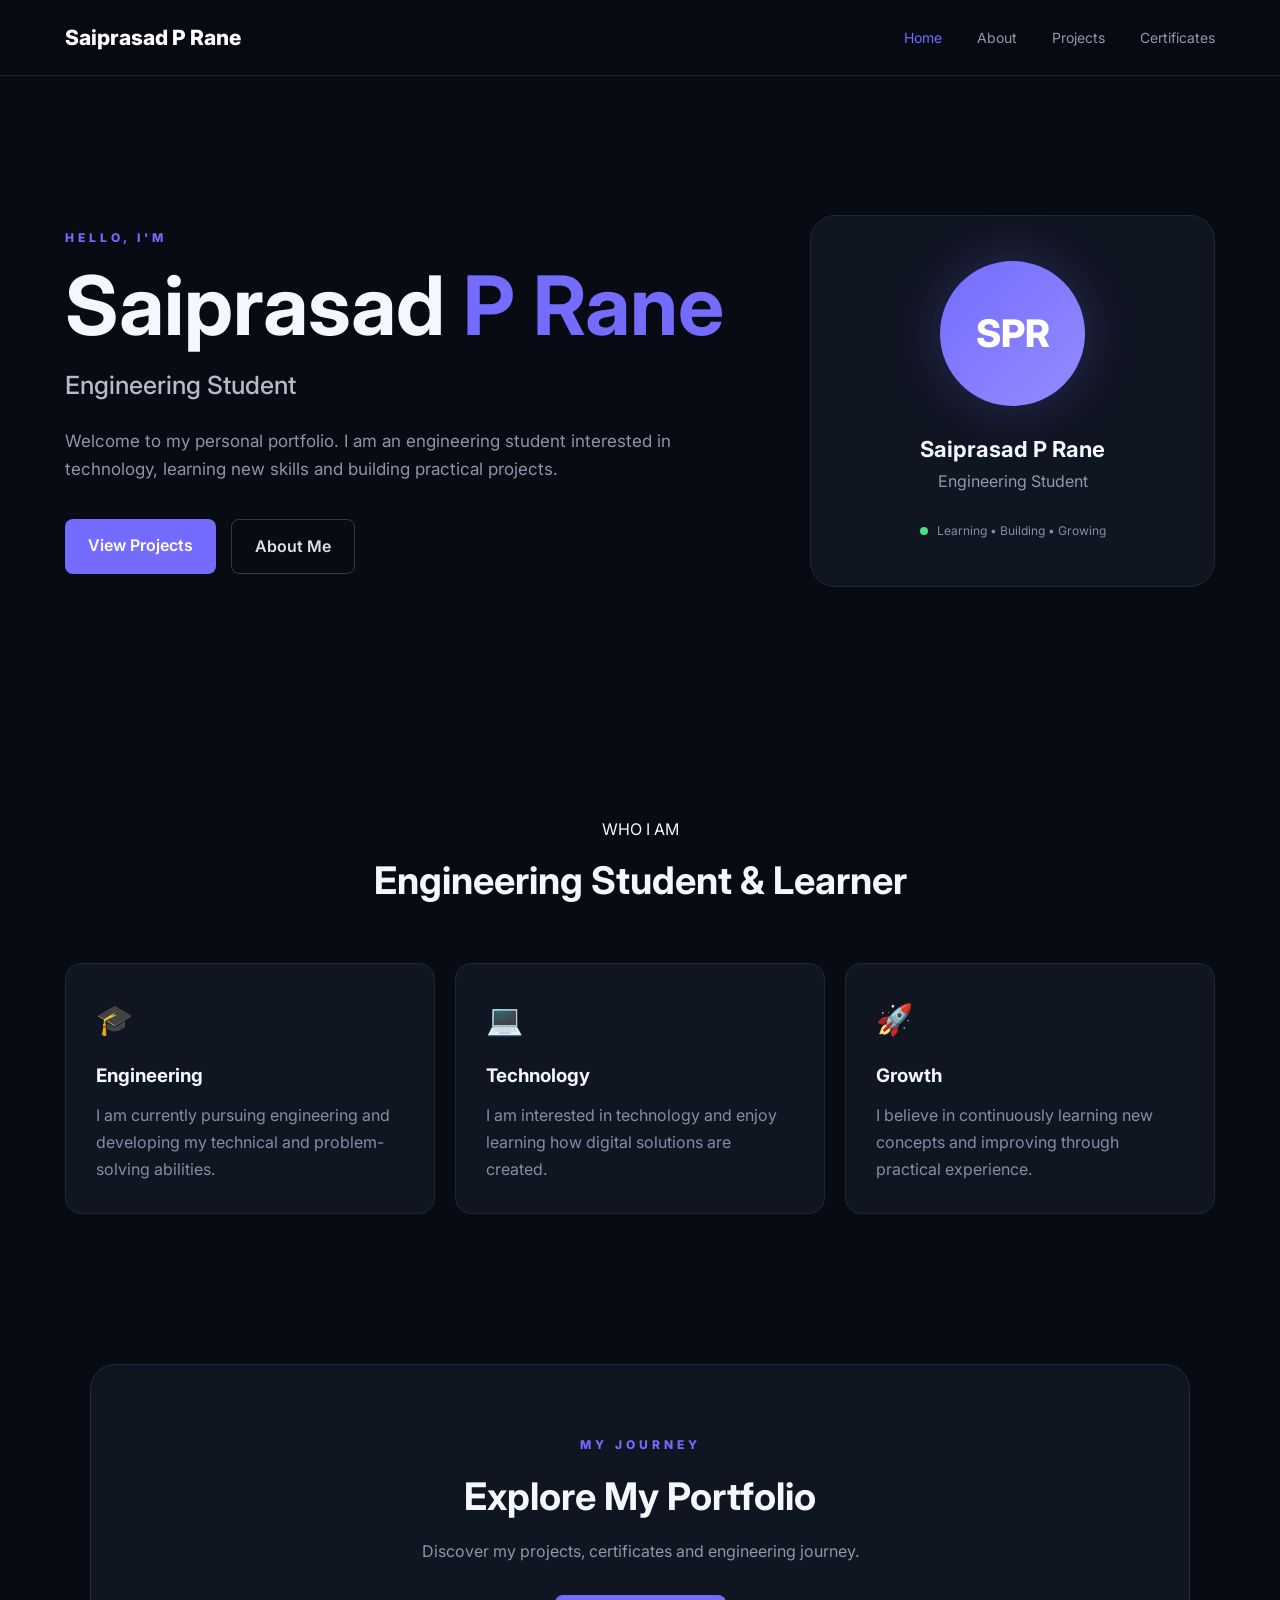
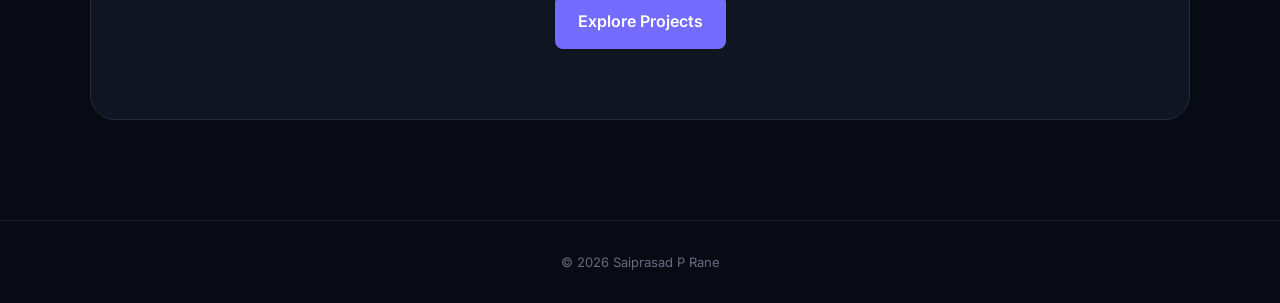
<file: index.html>
<!DOCTYPE html>
<html lang="en">
<head>
    <meta charset="UTF-8">
    <meta name="viewport" content="width=device-width, initial-scale=1.0">
    <meta name="description" content="Portfolio of Saiprasad P Rane, an engineering student.">
    <title>Saiprasad P Rane | Engineering Student</title>
    <link rel="stylesheet" href="style.css">
</head>

<body>

<header class="header">
    <nav class="navbar">

        <a href="index.html" class="logo">
            Saiprasad P Rane
        </a>

        <button class="menu-btn" id="menuBtn" aria-label="Open menu">
            ☰
        </button>

        <ul class="nav-links" id="navLinks">
            <li><a href="index.html" class="active">Home</a></li>
            <li><a href="about.html">About</a></li>
            <li><a href="project.html">Projects</a></li>
            <li><a href="certificate.html">Certificates</a></li>
        </ul>

    </nav>
</header>


<main>

    <!-- HERO SECTION -->

    <section class="hero">

        <div class="hero-text">

            <p class="small-title">HELLO, I'M</p>

            <h1>
                Saiprasad <span>P Rane</span>
            </h1>

            <h2>Engineering Student</h2>

            <p class="hero-description">
                Welcome to my personal portfolio. I am an engineering student
                interested in technology, learning new skills and building
                practical projects.
            </p>

            <div class="hero-buttons">

                <a href="project.html" class="btn primary-btn">
                    View Projects
                </a>

                <a href="about.html" class="btn outline-btn">
                    About Me
                </a>

            </div>

        </div>


        <div class="hero-profile">

            <div class="profile-circle">
                SPR
            </div>

            <h3>Saiprasad P Rane</h3>

            <p>Engineering Student</p>

            <div class="availability">
                <span></span>
                Learning • Building • Growing
            </div>

        </div>

    </section>


    <!-- ABOUT PREVIEW -->

    <section class="section">

        <div class="section-title">

            <p>WHO I AM</p>

            <h2>Engineering Student & Learner</h2>

        </div>


        <div class="cards">

            <div class="card">

                <div class="card-icon">🎓</div>

                <h3>Engineering</h3>

                <p>
                    I am currently pursuing engineering and developing
                    my technical and problem-solving abilities.
                </p>

            </div>


            <div class="card">

                <div class="card-icon">💻</div>

                <h3>Technology</h3>

                <p>
                    I am interested in technology and enjoy learning
                    how digital solutions are created.
                </p>

            </div>


            <div class="card">

                <div class="card-icon">🚀</div>

                <h3>Growth</h3>

                <p>
                    I believe in continuously learning new concepts
                    and improving through practical experience.
                </p>

            </div>

        </div>

    </section>


    <!-- CTA -->

    <section class="cta">

        <p class="small-title">MY JOURNEY</p>

        <h2>Explore My Portfolio</h2>

        <p>
            Discover my projects, certificates and engineering journey.
        </p>

        <a href="project.html" class="btn primary-btn">
            Explore Projects
        </a>

    </section>

</main>


<footer>

    <p>
        © <span id="year"></span> Saiprasad P Rane
    </p>

</footer>


<script src="script.js"></script>

</body>
</html>
</file>
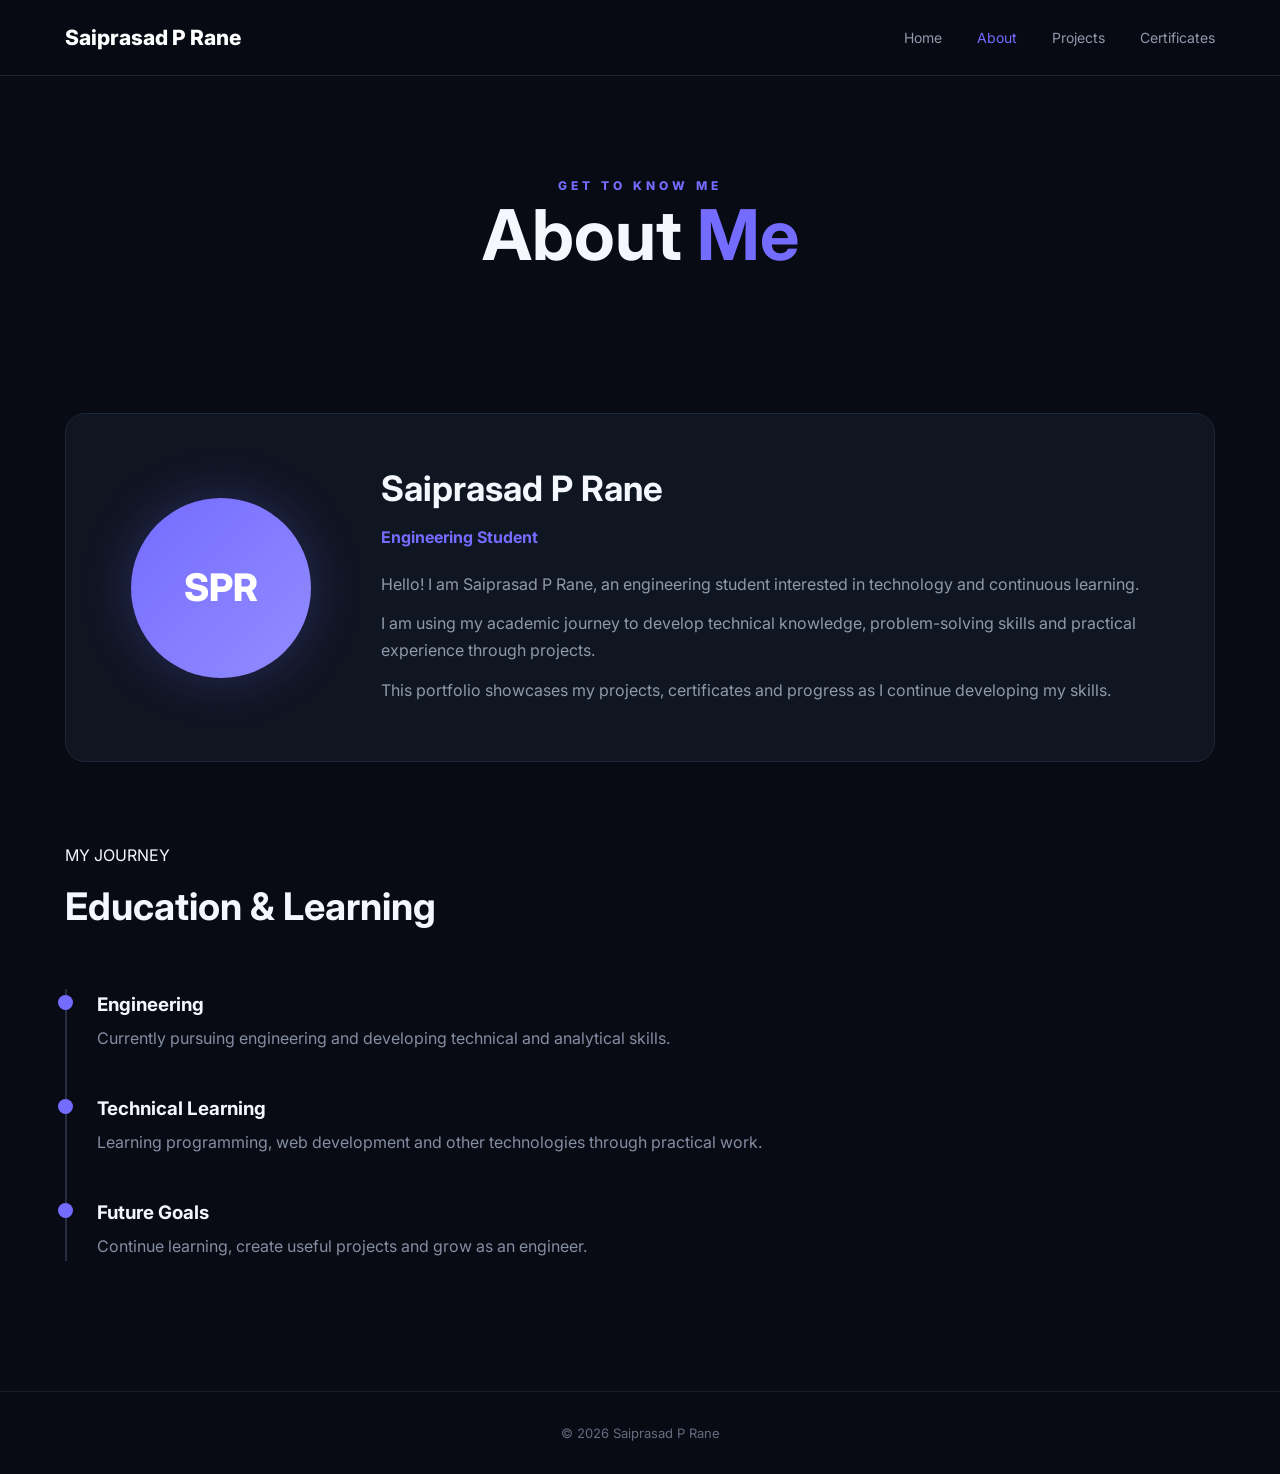
<file: about.html>
<!DOCTYPE html>
<html lang="en">
<head>
    <meta charset="UTF-8">
    <meta name="viewport" content="width=device-width, initial-scale=1.0">

    <title>About | Saiprasad P Rane</title>

    <link rel="stylesheet" href="style.css">
</head>

<body>

<header class="header">

    <nav class="navbar">

        <a href="index.html" class="logo">
            Saiprasad P Rane
        </a>

        <button class="menu-btn" id="menuBtn">
            ☰
        </button>

        <ul class="nav-links" id="navLinks">

            <li>
                <a href="index.html">
                    Home
                </a>
            </li>

            <li>
                <a href="about.html" class="active">
                    About
                </a>
            </li>

            <li>
                <a href="project.html">
                    Projects
                </a>
            </li>

            <li>
                <a href="certificate.html">
                    Certificates
                </a>
            </li>

        </ul>

    </nav>

</header>


<main>

    <section class="page-heading">

        <p class="small-title">
            GET TO KNOW ME
        </p>

        <h1>
            About <span>Me</span>
        </h1>

    </section>


    <section class="content-section">

        <div class="about-box">

            <div class="profile-circle large">
                SPR
            </div>

            <div class="about-text">

                <h2>
                    Saiprasad P Rane
                </h2>

                <h3>
                    Engineering Student
                </h3>

                <p>
                    Hello! I am Saiprasad P Rane, an engineering student
                    interested in technology and continuous learning.
                </p>

                <p>
                    I am using my academic journey to develop technical
                    knowledge, problem-solving skills and practical
                    experience through projects.
                </p>

                <p>
                    This portfolio showcases my projects, certificates
                    and progress as I continue developing my skills.
                </p>

            </div>

        </div>


        <div class="section-title left">

            <p>
                MY JOURNEY
            </p>

            <h2>
                Education & Learning
            </h2>

        </div>


        <div class="timeline">

            <div class="timeline-item">

                <div class="timeline-dot"></div>

                <h3>
                    Engineering
                </h3>

                <p>
                    Currently pursuing engineering and developing
                    technical and analytical skills.
                </p>

            </div>


            <div class="timeline-item">

                <div class="timeline-dot"></div>

                <h3>
                    Technical Learning
                </h3>

                <p>
                    Learning programming, web development and
                    other technologies through practical work.
                </p>

            </div>


            <div class="timeline-item">

                <div class="timeline-dot"></div>

                <h3>
                    Future Goals
                </h3>

                <p>
                    Continue learning, create useful projects and
                    grow as an engineer.
                </p>

            </div>

        </div>

    </section>

</main>


<footer>

    <p>
        © <span id="year"></span> Saiprasad P Rane
    </p>

</footer>


<script src="script.js"></script>

</body>
</html>
</file>
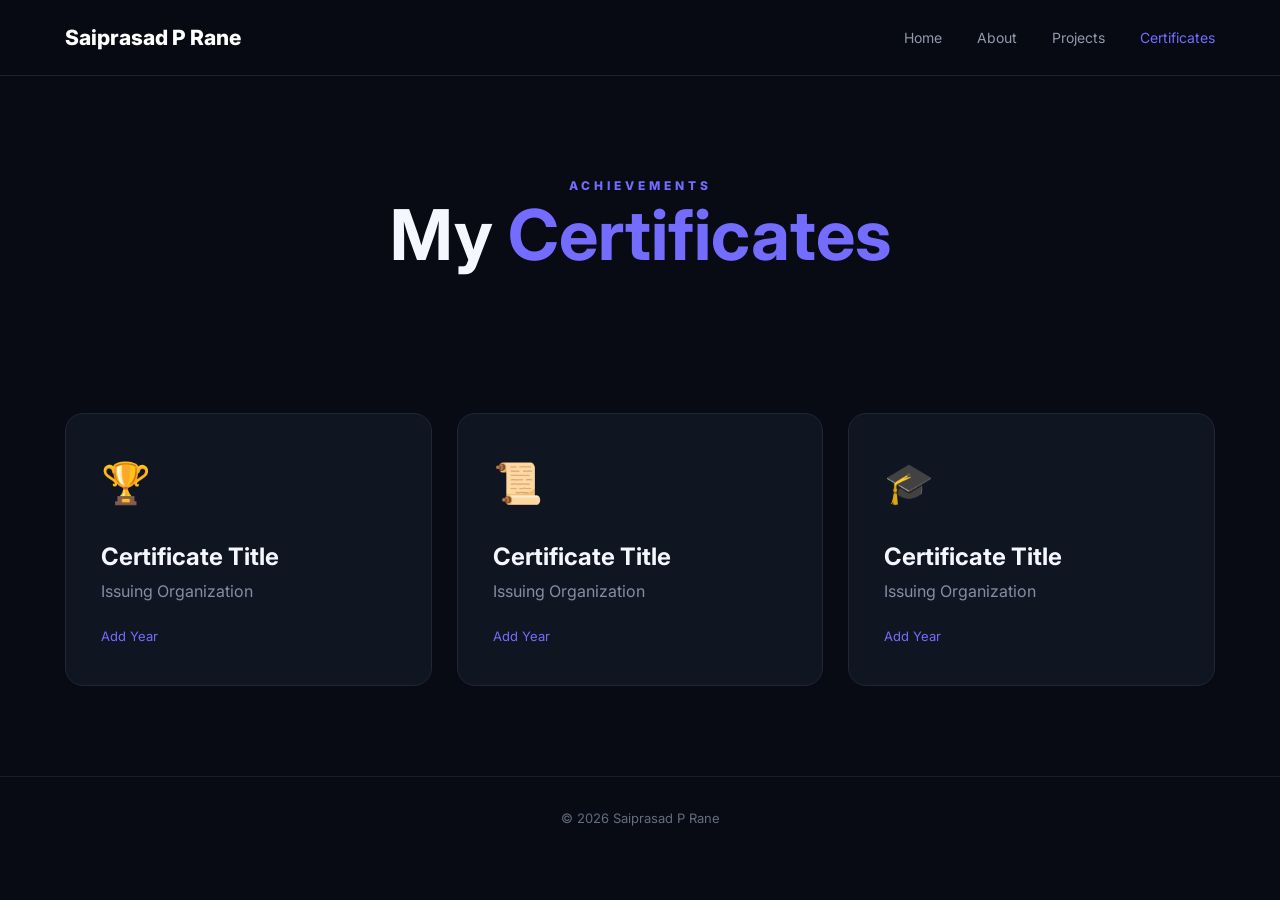
<file: certificate.html>
<!DOCTYPE html>
<html lang="en">
<head>

    <meta charset="UTF-8">

    <meta name="viewport"
          content="width=device-width, initial-scale=1.0">

    <title>Certificates | Saiprasad P Rane</title>

    <link rel="stylesheet" href="style.css">

</head>

<body>


<header class="header">

    <nav class="navbar">

        <a href="index.html" class="logo">
            Saiprasad P Rane
        </a>

        <button class="menu-btn" id="menuBtn">
            ☰
        </button>

        <ul class="nav-links" id="navLinks">

            <li>
                <a href="index.html">
                    Home
                </a>
            </li>

            <li>
                <a href="about.html">
                    About
                </a>
            </li>

            <li>
                <a href="project.html">
                    Projects
                </a>
            </li>

            <li>
                <a href="certificate.html" class="active">
                    Certificates
                </a>
            </li>

        </ul>

    </nav>

</header>


<main>


    <section class="page-heading">

        <p class="small-title">
            ACHIEVEMENTS
        </p>

        <h1>
            My <span>Certificates</span>
        </h1>

    </section>


    <section class="content-section">

        <div class="certificate-grid">


            <article class="certificate-card">

                <div class="certificate-icon">
                    🏆
                </div>

                <h2>
                    Certificate Title
                </h2>

                <p>
                    Issuing Organization
                </p>

                <span class="certificate-year">
                    Add Year
                </span>

            </article>


            <article class="certificate-card">

                <div class="certificate-icon">
                    📜
                </div>

                <h2>
                    Certificate Title
                </h2>

                <p>
                    Issuing Organization
                </p>

                <span class="certificate-year">
                    Add Year
                </span>

            </article>


            <article class="certificate-card">

                <div class="certificate-icon">
                    🎓
                </div>

                <h2>
                    Certificate Title
                </h2>

                <p>
                    Issuing Organization
                </p>

                <span class="certificate-year">
                    Add Year
                </span>

            </article>


        </div>

    </section>

</main>


<footer>

    <p>
        © <span id="year"></span> Saiprasad P Rane
    </p>

</footer>


<script src="script.js"></script>

</body>
</html>
</file>
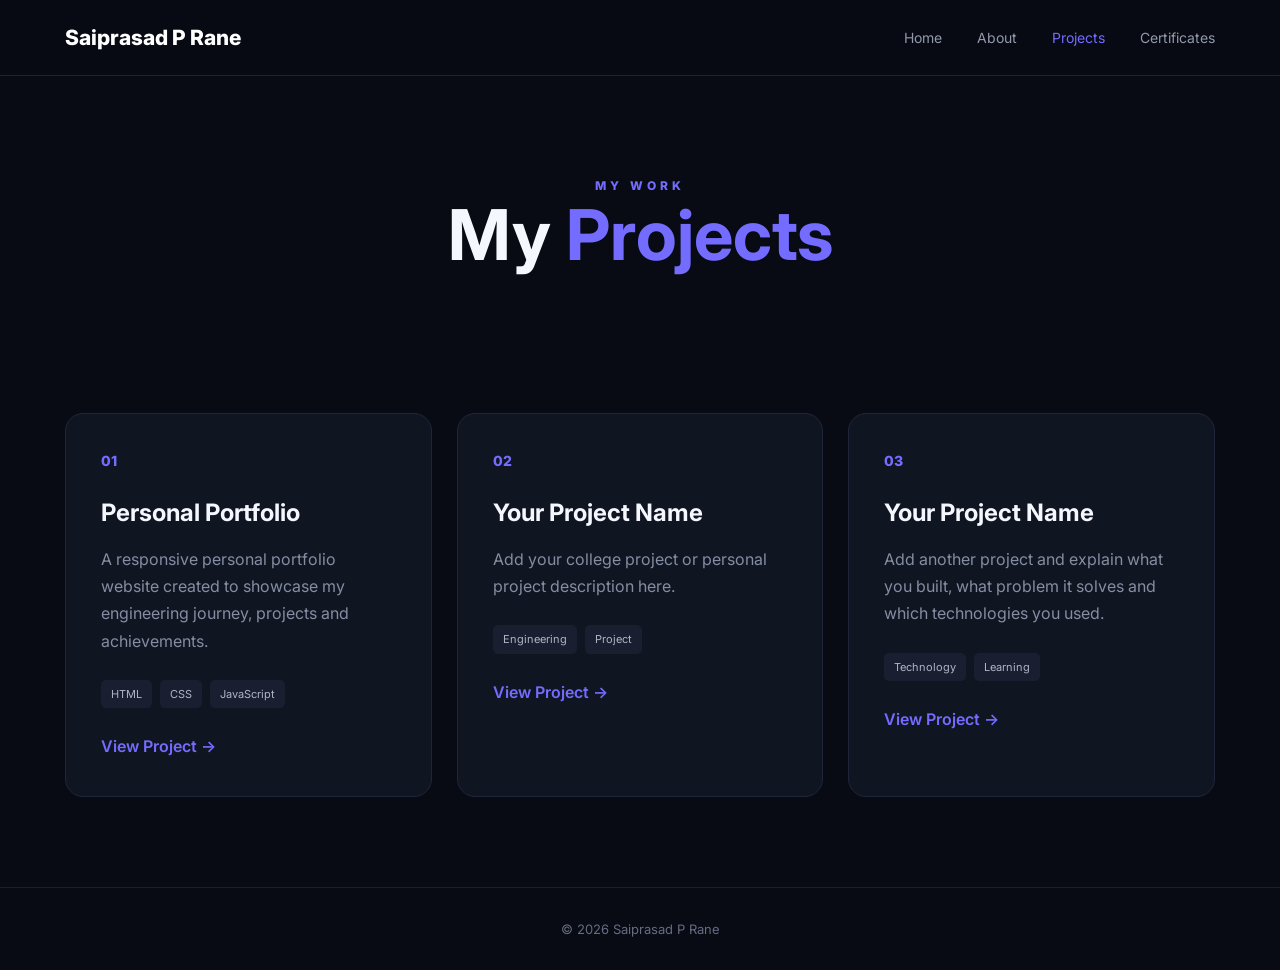
<file: project.html>
<!DOCTYPE html>
<html lang="en">
<head>

    <meta charset="UTF-8">

    <meta name="viewport"
          content="width=device-width, initial-scale=1.0">

    <title>Projects | Saiprasad P Rane</title>

    <link rel="stylesheet" href="style.css">

</head>

<body>


<header class="header">

    <nav class="navbar">

        <a href="index.html" class="logo">
            Saiprasad P Rane
        </a>

        <button class="menu-btn" id="menuBtn">
            ☰
        </button>

        <ul class="nav-links" id="navLinks">

            <li>
                <a href="index.html">
                    Home
                </a>
            </li>

            <li>
                <a href="about.html">
                    About
                </a>
            </li>

            <li>
                <a href="project.html" class="active">
                    Projects
                </a>
            </li>

            <li>
                <a href="certificate.html">
                    Certificates
                </a>
            </li>

        </ul>

    </nav>

</header>


<main>


    <section class="page-heading">

        <p class="small-title">
            MY WORK
        </p>

        <h1>
            My <span>Projects</span>
        </h1>

    </section>


    <section class="content-section">

        <div class="project-grid">


            <!-- PROJECT 1 -->

            <article class="project-card">

                <div class="project-number">
                    01
                </div>

                <h2>
                    Personal Portfolio
                </h2>

                <p>
                    A responsive personal portfolio website created
                    to showcase my engineering journey, projects
                    and achievements.
                </p>

                <div class="tags">

                    <span>HTML</span>

                    <span>CSS</span>

                    <span>JavaScript</span>

                </div>

                <a href="#" class="project-link">
                    View Project →
                </a>

            </article>


            <!-- PROJECT 2 -->

            <article class="project-card">

                <div class="project-number">
                    02
                </div>

                <h2>
                    Your Project Name
                </h2>

                <p>
                    Add your college project or personal project
                    description here.
                </p>

                <div class="tags">

                    <span>Engineering</span>

                    <span>Project</span>

                </div>

                <a href="#" class="project-link">
                    View Project →
                </a>

            </article>


            <!-- PROJECT 3 -->

            <article class="project-card">

                <div class="project-number">
                    03
                </div>

                <h2>
                    Your Project Name
                </h2>

                <p>
                    Add another project and explain what you built,
                    what problem it solves and which technologies
                    you used.
                </p>

                <div class="tags">

                    <span>Technology</span>

                    <span>Learning</span>

                </div>

                <a href="#" class="project-link">
                    View Project →
                </a>

            </article>


        </div>

    </section>

</main>


<footer>

    <p>
        © <span id="year"></span> Saiprasad P Rane
    </p>

</footer>


<script src="script.js"></script>

</body>
</html>
</file>
<file: style.css>
@import url('https://fonts.googleapis.com/css2?family=Inter:wght@400;500;600;700;800&display=swap');


/* =========================
   RESET
========================= */

* {
    margin: 0;
    padding: 0;
    box-sizing: border-box;
}


html {
    scroll-behavior: smooth;
}


body {
    font-family: 'Inter', sans-serif;
    background: #080b14;
    color: #f5f7ff;
    line-height: 1.7;
}


a {
    text-decoration: none;
    color: inherit;
}


/* =========================
   HEADER
========================= */

.header {
    position: sticky;
    top: 0;
    z-index: 1000;

    background: rgba(8, 11, 20, 0.92);

    backdrop-filter: blur(15px);

    border-bottom: 1px solid #1d2333;
}


.navbar {
    max-width: 1200px;
    height: 75px;

    margin: auto;
    padding: 0 25px;

    display: flex;
    align-items: center;
    justify-content: space-between;
}


.logo {
    font-size: 21px;
    font-weight: 800;
    color: white;
}


.nav-links {
    display: flex;
    align-items: center;

    gap: 35px;

    list-style: none;
}


.nav-links a {
    color: #9299ab;
    font-size: 14px;

    transition: 0.3s;
}


.nav-links a:hover,
.nav-links a.active {
    color: #746cff;
}


.menu-btn {
    display: none;

    border: none;
    background: none;

    color: white;

    font-size: 25px;

    cursor: pointer;
}


/* =========================
   HERO
========================= */

.hero {
    max-width: 1200px;

    min-height: 650px;

    margin: auto;
    padding: 80px 25px;

    display: grid;

    grid-template-columns: 1.25fr 0.75fr;

    align-items: center;

    gap: 70px;
}


.small-title {
    color: #746cff;

    font-size: 12px;

    font-weight: 800;

    letter-spacing: 4px;
}


.hero h1 {
    font-size: clamp(45px, 7vw, 82px);

    line-height: 1.05;

    margin: 15px 0;
}


.hero h1 span,
.page-heading h1 span {
    color: #746cff;
}


.hero h2 {
    font-size: 25px;

    font-weight: 500;

    color: #b4bbca;

    margin-bottom: 20px;
}


.hero-description {
    max-width: 650px;

    color: #8d95a8;

    font-size: 17px;
}


.hero-buttons {
    display: flex;

    gap: 15px;

    margin-top: 35px;
}


.btn {
    display: inline-block;

    padding: 13px 23px;

    border-radius: 8px;

    font-weight: 600;

    transition: 0.3s;
}


.btn:hover {
    transform: translateY(-3px);
}


.primary-btn {
    background: #746cff;

    color: white;
}


.primary-btn:hover {
    box-shadow: 0 12px 35px rgba(116, 108, 255, 0.3);
}


.outline-btn {
    border: 1px solid #33394c;

    color: #dce0eb;
}


/* =========================
   PROFILE
========================= */

.hero-profile {
    text-align: center;

    padding: 45px 30px;

    background: #101522;

    border: 1px solid #20263a;

    border-radius: 25px;
}


.profile-circle {
    width: 145px;
    height: 145px;

    margin: auto;

    display: flex;

    align-items: center;
    justify-content: center;

    border-radius: 50%;

    background: linear-gradient(
        135deg,
        #746cff,
        #928cff
    );

    color: white;

    font-size: 38px;

    font-weight: 800;

    box-shadow:
        0 0 50px rgba(116, 108, 255, 0.25);
}


.hero-profile h3 {
    margin-top: 25px;

    font-size: 22px;
}


.hero-profile > p {
    color: #9098aa;
}


.availability {
    margin-top: 25px;

    color: #858da0;

    font-size: 12px;
}


.availability span {
    display: inline-block;

    width: 8px;
    height: 8px;

    margin-right: 6px;

    border-radius: 50%;

    background: #4ade80;
}


/* =========================
   SECTIONS
========================= */

.section,
.content-section {
    max-width: 1200px;

    margin: auto;

    padding: 90px 25px;
}


.section-title {
    text-align: center;

    margin-bottom: 50px;
}


.section-title.left {
    text-align: left;
}


.section-title h2 {
    font-size: 38px;

    margin-top: 5px;
}


/* =========================
   CARDS
========================= */

.cards {
    display: grid;

    grid-template-columns: repeat(3, 1fr);

    gap: 20px;
}


.card {
    padding: 30px;

    background: #101522;

    border: 1px solid #20263a;

    border-radius: 16px;

    transition: 0.3s;
}


.card:hover {
    transform: translateY(-7px);

    border-color: #746cff;
}


.card-icon {
    font-size: 30px;

    margin-bottom: 15px;
}


.card h3 {
    margin-bottom: 10px;
}


.card p {
    color: #858da2;
}


/* =========================
   CTA
========================= */

.cta {
    max-width: 1100px;

    margin: 60px auto 100px;

    padding: 70px 25px;

    text-align: center;

    background: #101522;

    border: 1px solid #242a42;

    border-radius: 25px;
}


.cta h2 {
    font-size: 38px;

    margin: 8px 0 10px;
}


.cta > p:not(.small-title) {
    color: #8e96aa;

    margin-bottom: 30px;
}


/* =========================
   PAGE HEADING
========================= */

.page-heading {
    text-align: center;

    padding: 100px 25px 50px;
}


.page-heading h1 {
    font-size: clamp(45px, 7vw, 70px);

    line-height: 1.1;
}


/* =========================
   ABOUT
========================= */

.about-box {
    display: grid;

    grid-template-columns: 220px 1fr;

    align-items: center;

    gap: 50px;

    padding: 45px;

    margin-bottom: 80px;

    background: #101522;

    border: 1px solid #20263a;

    border-radius: 20px;
}


.profile-circle.large {
    width: 180px;
    height: 180px;
}


.about-text h2 {
    font-size: 35px;
}


.about-text h3 {
    color: #746cff;

    font-size: 16px;

    margin: 5px 0 20px;
}


.about-text p {
    color: #9098aa;

    margin-bottom: 12px;
}


/* =========================
   TIMELINE
========================= */

.timeline {
    border-left: 2px solid #252b40;

    padding-left: 30px;
}


.timeline-item {
    position: relative;

    margin-bottom: 40px;
}


.timeline-dot {
    position: absolute;

    left: -39px;
    top: 6px;

    width: 15px;
    height: 15px;

    border-radius: 50%;

    background: #746cff;
}


.timeline-item h3 {
    margin-bottom: 5px;
}


.timeline-item p {
    color: #858da2;
}


/* =========================
   PROJECTS
========================= */

.project-grid {
    display: grid;

    grid-template-columns: repeat(3, 1fr);

    gap: 25px;
}


.project-card {
    min-height: 350px;

    padding: 35px;

    background: #101522;

    border: 1px solid #20263a;

    border-radius: 18px;

    transition: 0.3s;
}


.project-card:hover {
    transform: translateY(-7px);

    border-color: #746cff;
}


.project-number {
    color: #746cff;

    font-weight: 800;

    font-size: 14px;
}


.project-card h2 {
    margin: 20px 0 12px;
}


.project-card p {
    color: #858da2;
}


.tags {
    display: flex;

    flex-wrap: wrap;

    gap: 8px;

    margin: 25px 0;
}


.tags span {
    padding: 5px 10px;

    background: #191f30;

    color: #aeb5c6;

    border-radius: 5px;

    font-size: 11px;
}


.project-link {
    color: #746cff;

    font-weight: 600;
}


/* =========================
   CERTIFICATES
========================= */

.certificate-grid {
    display: grid;

    grid-template-columns: repeat(3, 1fr);

    gap: 25px;
}


.certificate-card {
    padding: 35px;

    background: #101522;

    border: 1px solid #20263a;

    border-radius: 18px;

    transition: 0.3s;
}


.certificate-card:hover {
    transform: translateY(-7px);

    border-color: #746cff;
}


.certificate-icon {
    font-size: 40px;

    margin-bottom: 20px;
}


.certificate-card p {
    color: #858da2;
}


.certificate-year {
    display: inline-block;

    margin-top: 20px;

    color: #746cff;

    font-size: 13px;
}


/* =========================
   FOOTER
========================= */

footer {
    text-align: center;

    padding: 30px 20px;

    border-top: 1px solid #191e2d;

    color: #646c80;

    font-size: 13px;
}


/* =========================
   MOBILE
========================= */

@media (max-width: 800px) {

    .menu-btn {
        display: block;
    }


    .nav-links {
        display: none;

        position: absolute;

        top: 75px;
        left: 0;

        width: 100%;

        flex-direction: column;

        gap: 0;

        background: #0b0e17;

        border-bottom: 1px solid #20263a;
    }


    .nav-links.show {
        display: flex;
    }


    .nav-links li {
        width: 100%;

        padding: 15px 25px;
    }


    .hero {
        grid-template-columns: 1fr;

        text-align: center;

        gap: 50px;
    }


    .hero-description {
        margin: auto;
    }


    .hero-buttons {
        justify-content: center;

        flex-wrap: wrap;
    }


    .cards,
    .project-grid,
    .certificate-grid {
        grid-template-columns: 1fr;
    }


    .about-box {
        grid-template-columns: 1fr;

        text-align: center;
    }


    .profile-circle.large {
        margin: auto;
    }


    .section-title.left {
        text-align: center;
    }

}
</file>
